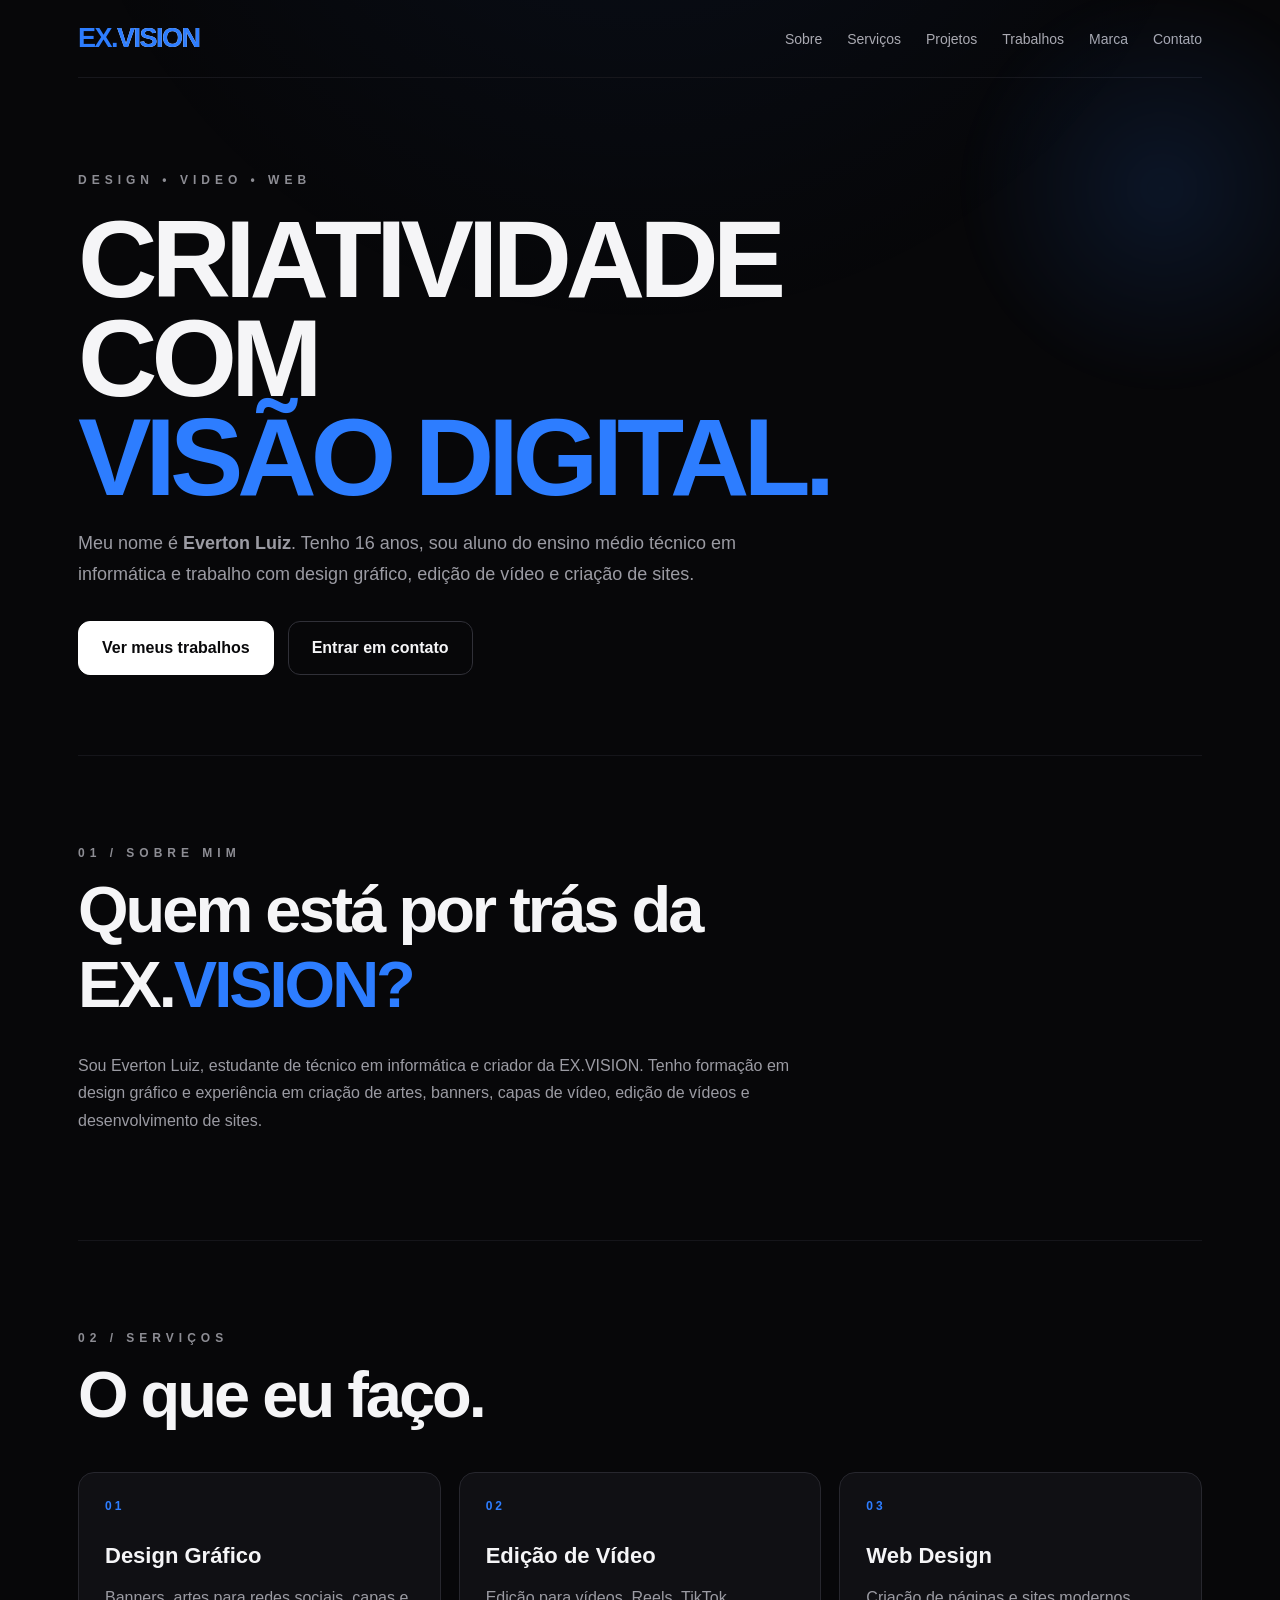
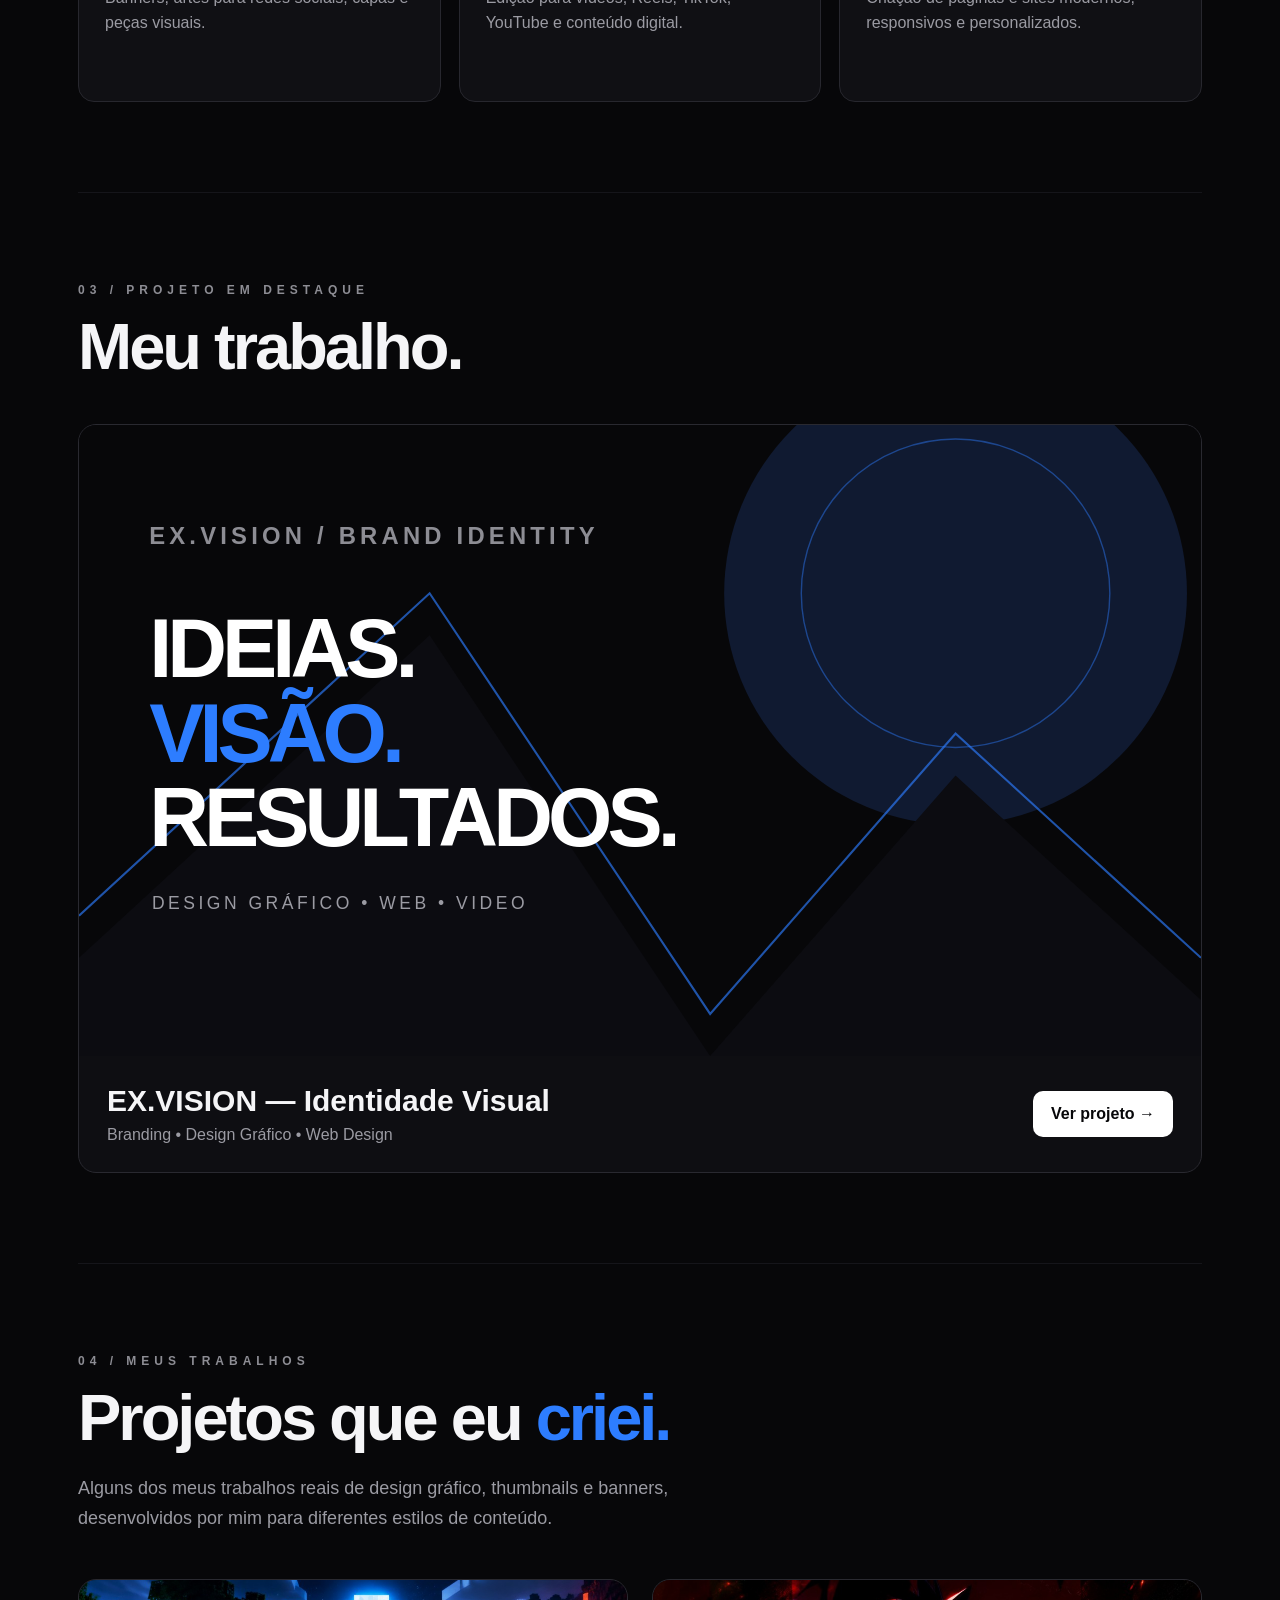
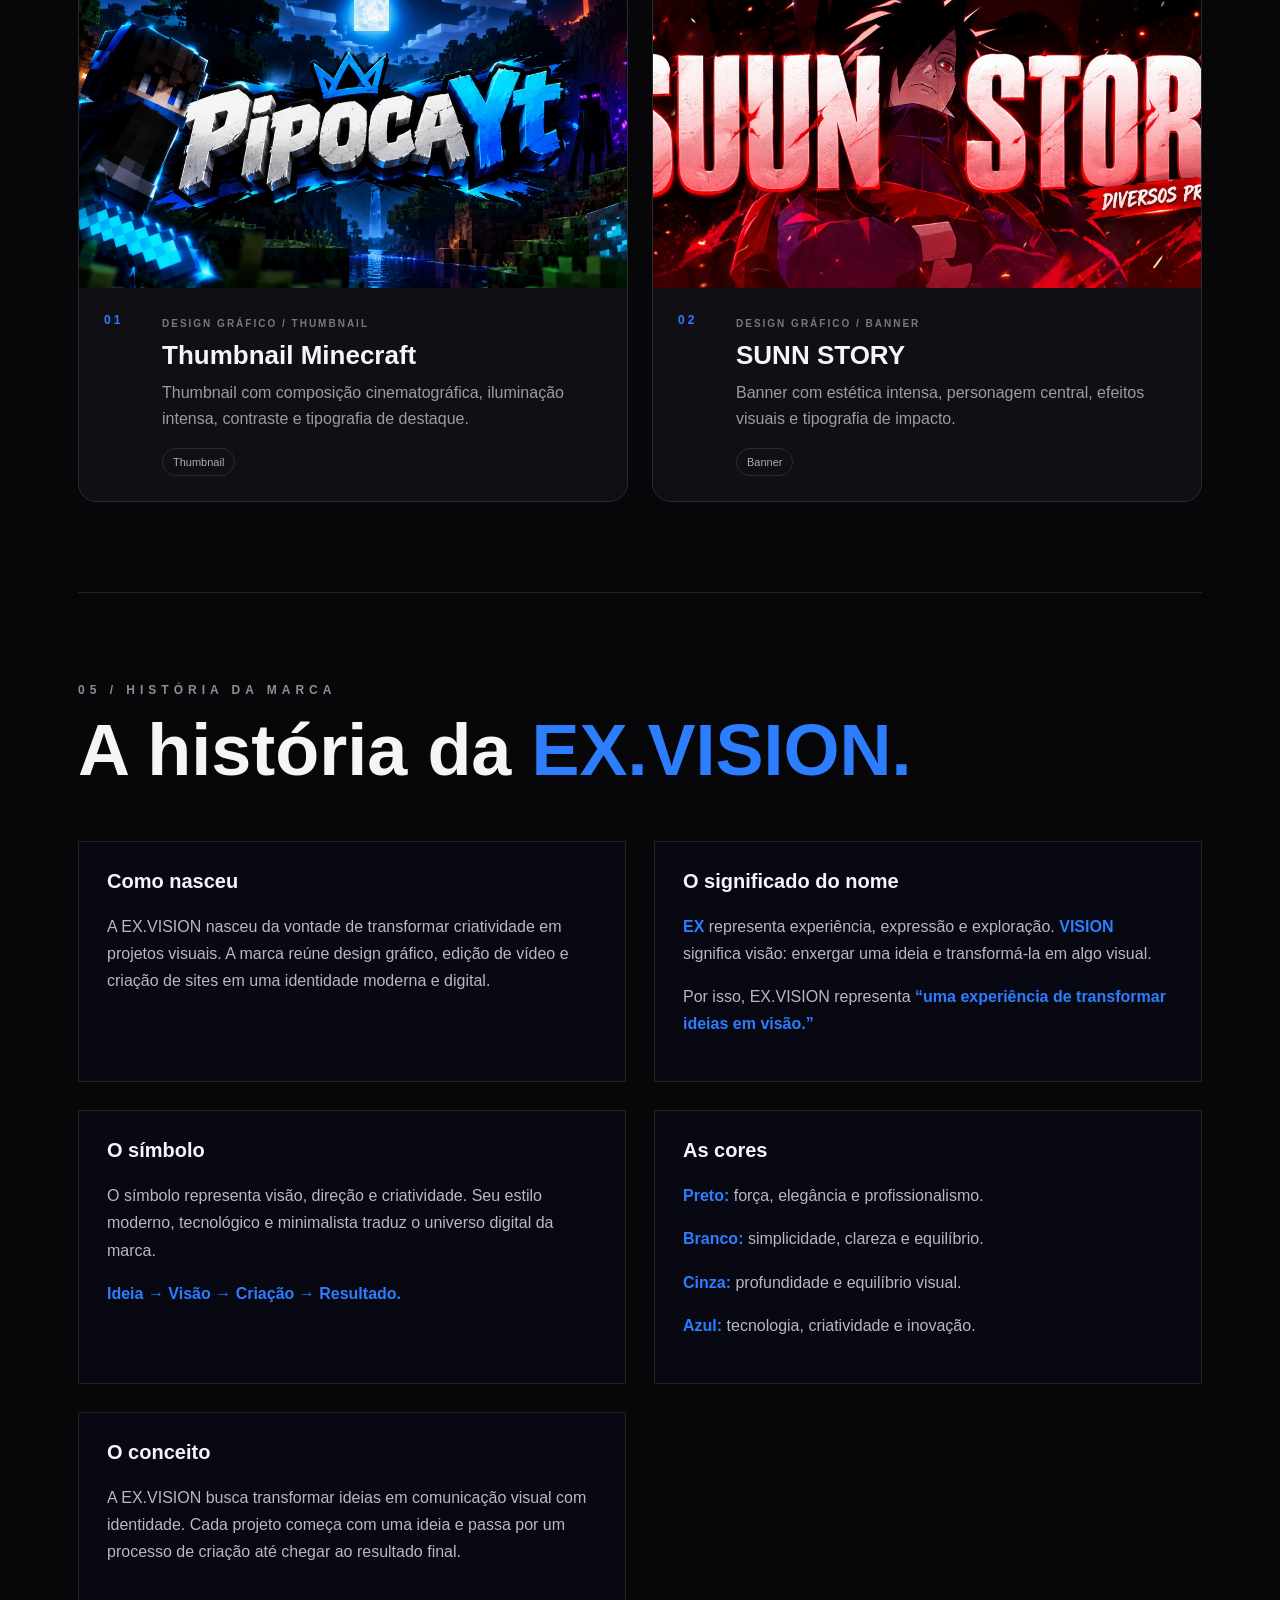
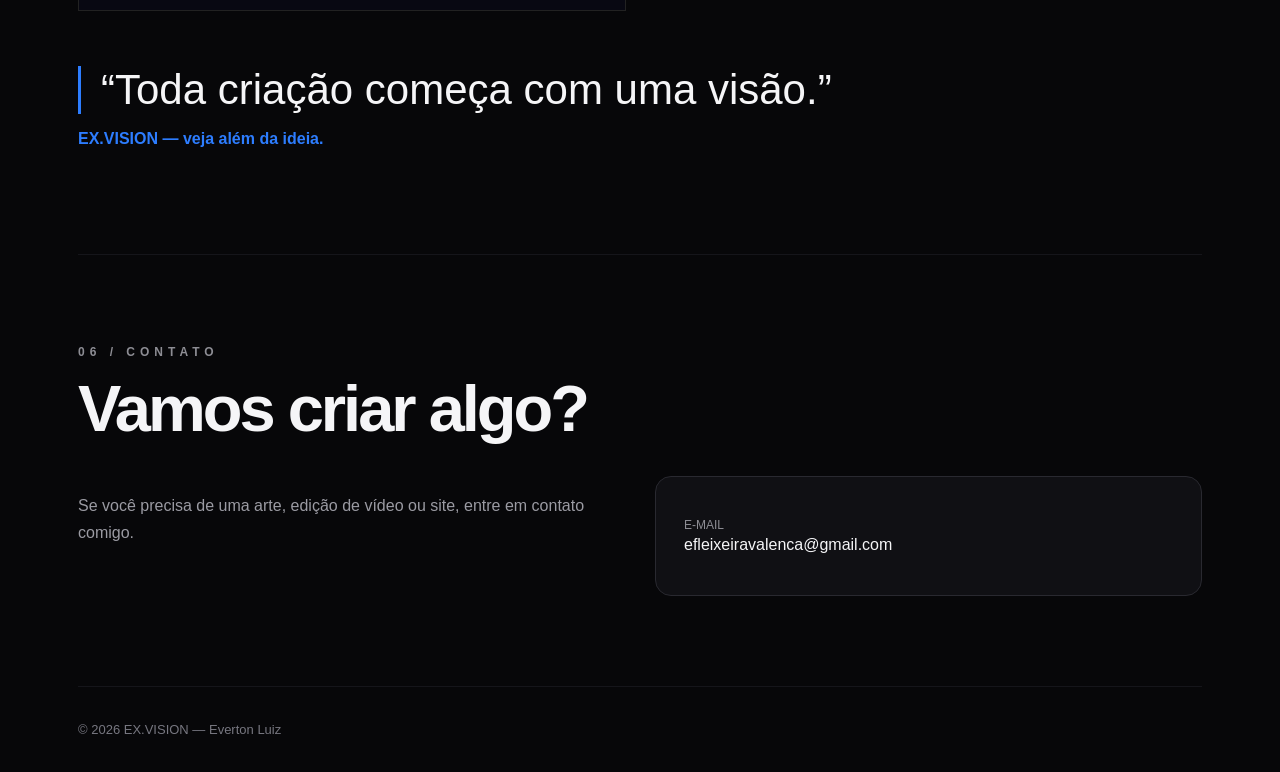
<file: index.html>
<!doctype html>
<html lang="pt-BR">
<head>
<meta charset="utf-8">
<meta name="viewport" content="width=device-width,initial-scale=1">
<title>EX.VISION — Everton Luiz</title>
<meta name="description" content="EX.VISION — Portfólio de Everton Luiz: design gráfico, edição de vídeo e criação de sites.">

<style>
*{box-sizing:border-box}
html{scroll-behavior:smooth}
body{margin:0;background:#070709;color:#f5f5f7;font-family:Arial,Helvetica,sans-serif}
a{color:inherit;text-decoration:none}
.wrap{max-width:1180px;margin:auto;padding:0 28px}

nav{height:78px;display:flex;align-items:center;justify-content:space-between;border-bottom:1px solid #17171c}
.logo{font-size:27px;font-weight:900;letter-spacing:-1.5px}
.logo span{color:#2d7dff}
.menu{display:flex;gap:25px;color:#aaaab2;font-size:14px}
.menu a:hover{color:#fff}

.hero{padding:95px 0 80px}
.eyebrow{color:#8d8d94;letter-spacing:5px;font-size:12px;font-weight:700}
.hero h1{font-size:clamp(52px,9vw,110px);line-height:.9;letter-spacing:-6px;margin:22px 0;max-width:900px}
.blue{color:#2d7dff}
.hero p{color:#9b9ba3;max-width:680px;font-size:18px;line-height:1.7}
.buttons{display:flex;gap:14px;margin-top:32px;flex-wrap:wrap}
.btn{padding:17px 23px;border:1px solid #303038;border-radius:12px;font-weight:700}
.btn.primary{background:#fff;color:#09090b;border-color:#fff}

.section{padding:90px 0;border-top:1px solid #15151a}
.section h2{font-size:clamp(35px,6vw,65px);margin:12px 0 30px;letter-spacing:-3px}
.muted{color:#9b9ba3;line-height:1.7;max-width:750px}

.cards{display:grid;grid-template-columns:repeat(3,1fr);gap:18px;margin-top:40px}
.card{background:#101014;border:1px solid #27272e;border-radius:16px;padding:26px;min-height:230px}
.card h3{font-size:22px;margin:30px 0 10px}
.card p{color:#9b9ba3;line-height:1.6}
.num{color:#2d7dff;font-size:12px;letter-spacing:3px;font-weight:700}

.project{margin-top:40px;border:1px solid #292930;border-radius:18px;overflow:hidden;background:#0e0e12}
.project img{width:100%;display:block}
.project-info{padding:28px;display:flex;align-items:center;justify-content:space-between;gap:20px}
.project-info h3{font-size:30px;margin:0 0 8px}
.project-info p{margin:0;color:#9b9ba3}
.project-link{white-space:nowrap;background:#fff;color:#070709;padding:14px 18px;border-radius:10px;font-weight:700}

/* ===== MEUS TRABALHOS ===== */
.portfolio-obras{padding:90px 0;border-top:1px solid #15151a}
.obras-heading{max-width:760px;margin-bottom:45px}
.obras-heading h2{font-size:clamp(35px,6vw,65px);margin:12px 0 18px;letter-spacing:-3px}
.obras-heading h2 span{color:#2d7dff}
.obras-heading p{color:#9b9ba3;line-height:1.7;max-width:700px;font-size:18px}
.obras-grid{display:grid;grid-template-columns:repeat(2,minmax(0,1fr));gap:24px}
.obra-card{background:#101014;border:1px solid #292930;border-radius:18px;overflow:hidden;transition:.25s}
.obra-card:hover{transform:translateY(-5px);border-color:#2d7dff}
.obra-image{aspect-ratio:16/9;background:#111116;overflow:hidden}
.obra-image img{width:100%;height:100%;display:block;object-fit:cover;transition:.35s}
.obra-card:hover .obra-image img{transform:scale(1.025)}
.obra-info{display:grid;grid-template-columns:42px 1fr;gap:16px;padding:25px}
.obra-number{color:#2d7dff;font-size:12px;letter-spacing:3px;font-weight:700}
.obra-category{color:#777780;font-size:10px;font-weight:700;letter-spacing:2px}
.obra-info h3{font-size:26px;margin:9px 0 9px}
.obra-info p{margin:0;color:#9b9ba3;line-height:1.6}
.obra-tag{display:inline-block;margin-top:16px;padding:7px 10px;border:1px solid #292930;border-radius:999px;color:#aaaab2;font-size:11px}

.contact{display:grid;grid-template-columns:1fr 1fr;gap:30px}
.contact-box{border:1px solid #292930;border-radius:16px;padding:28px;background:#101014}
.contact-box a{display:block;padding:13px 0;border-bottom:1px solid #24242a}
.contact-box a:last-child{border:0}
.contact-box span{color:#8d8d94;font-size:12px;display:block;margin-bottom:4px}

footer{padding:35px 0;color:#777780;font-size:13px;border-top:1px solid #15151a}

@media(max-width:760px){
  .menu{display:none}
  .cards,.contact,.obras-grid{grid-template-columns:1fr}
  .hero h1{letter-spacing:-3px}
  .project-info{display:block}
  .project-link{display:inline-block;margin-top:20px}
  .obras-heading p{font-size:16px}
}

  .brand-story{padding:90px 0;border-top:1px solid #222}
  .brand-story h2{font-size:clamp(36px,6vw,72px);margin:12px 0 50px}
  .brand-story h2 span,.brand-story strong{color:#2d7dff}
  .story-content{display:grid;grid-template-columns:repeat(2,minmax(0,1fr));gap:28px}
  .story-content>div{border:1px solid #222;padding:28px;background:#080812}
  .story-content h3{margin-top:0;font-size:20px}
  .story-content p{line-height:1.7;color:#b8b8c5}
  .brand-story blockquote{margin:55px 0 10px;padding-left:20px;border-left:3px solid #2d7dff;font-size:clamp(24px,4vw,42px)}
  .brand-signature{color:#2d7dff;font-weight:700}
  @media(max-width:700px){.story-content{grid-template-columns:1fr}}


/* ===== EX.VISION — ANIMATION PACK ===== */
:root{--blue:#2d7dff;--blue-soft:rgba(45,125,255,.18);--line:#292930}
body{overflow-x:hidden}
body:before{content:"";position:fixed;inset:-30%;pointer-events:none;background:radial-gradient(circle at 50% 0%,rgba(45,125,255,.075),transparent 34%);z-index:-2;animation:ambient 10s ease-in-out infinite alternate}
@keyframes ambient{from{transform:translate3d(-2%,0,0) scale(1)}to{transform:translate3d(2%,2%,0) scale(1.05)}}
.logo-animated{position:relative;display:inline-flex;align-items:center;gap:0;isolation:isolate;animation:logoFloat 4s ease-in-out infinite}
.logo-animated:after{content:"";position:absolute;left:-8px;right:-8px;bottom:-5px;height:1px;background:linear-gradient(90deg,transparent,var(--blue),transparent);transform:scaleX(.25);opacity:0;transition:.35s}
.logo-animated:hover:after{transform:scaleX(1);opacity:1}
.logo-mark{display:inline-block;animation:logoMark 2.8s ease-in-out infinite}
.logo-dot{color:var(--blue);display:inline-block;text-shadow:0 0 0 rgba(45,125,255,0);animation:logoDot 2.8s ease-in-out infinite}
.logo-name{display:inline-block;background:linear-gradient(90deg,#fff 0%,#fff 42%,#75aaff 50%,#fff 58%,#fff 100%);background-size:240% 100%;-webkit-background-clip:text;background-clip:text;color:transparent;animation:logoShine 4.5s linear infinite}
@keyframes logoFloat{0%,100%{transform:translateY(0)}50%{transform:translateY(-2px)}}
@keyframes logoMark{0%,100%{transform:translateX(0)}50%{transform:translateX(1px)}}
@keyframes logoDot{0%,100%{transform:scale(1);text-shadow:0 0 0 rgba(45,125,255,0)}50%{transform:scale(1.35);text-shadow:0 0 16px rgba(45,125,255,.8)}}
@keyframes logoShine{0%{background-position:200% 0}55%,100%{background-position:-40% 0}}
.hero{position:relative}
.hero:after{content:"";position:absolute;width:420px;height:420px;right:-170px;top:-100px;border-radius:50%;background:radial-gradient(circle,rgba(45,125,255,.12),transparent 68%);filter:blur(8px);pointer-events:none;animation:heroOrb 7s ease-in-out infinite alternate}
@keyframes heroOrb{from{transform:translate(0,0) scale(.9);opacity:.45}to{transform:translate(-35px,25px) scale(1.12);opacity:.9}}
.hero-title{animation:titleIn .9s cubic-bezier(.16,1,.3,1) both}
.hero-title .title-glow{display:inline-block;animation:titleGlow 3s ease-in-out 1s infinite}
@keyframes titleIn{from{opacity:0;transform:translateY(30px);filter:blur(8px)}to{opacity:1;transform:none;filter:none}}
@keyframes titleGlow{0%,100%{text-shadow:0 0 0 rgba(45,125,255,0)}50%{text-shadow:0 0 30px rgba(45,125,255,.3)}}
.btn,.project-link{position:relative;overflow:hidden;transition:transform .25s ease,box-shadow .25s ease,border-color .25s ease}
.btn:before,.project-link:before{content:"";position:absolute;inset:0;background:linear-gradient(110deg,transparent 25%,rgba(255,255,255,.55) 50%,transparent 75%);transform:translateX(-120%);transition:transform .65s ease}
.btn:hover:before,.project-link:hover:before{transform:translateX(120%)}
.btn:hover,.project-link:hover{transform:translateY(-3px);box-shadow:0 10px 30px rgba(45,125,255,.15)}
.btn.primary:hover{box-shadow:0 10px 34px rgba(45,125,255,.28)}
.ripple-dot{position:absolute;border-radius:50%;background:rgba(45,125,255,.35);transform:scale(0);animation:ripple .65s ease-out;pointer-events:none}
@keyframes ripple{to{transform:scale(7);opacity:0}}
.reveal{opacity:0;transform:translateY(34px);filter:blur(3px);transition:opacity .8s ease,transform .8s cubic-bezier(.16,1,.3,1),filter .8s ease}
.reveal.is-visible{opacity:1;transform:none;filter:none}
.stagger>*{opacity:0;transform:translateY(24px);transition:opacity .65s ease,transform .65s cubic-bezier(.16,1,.3,1)}
.is-visible .stagger>*{opacity:1;transform:none}
.is-visible .stagger>*:nth-child(2){transition-delay:.1s}.is-visible .stagger>*:nth-child(3){transition-delay:.2s}.is-visible .stagger>*:nth-child(4){transition-delay:.3s}.is-visible .stagger>*:nth-child(5){transition-delay:.4s}
.card,.obra-card,.story-content>div,.project{transition:transform .3s ease,border-color .3s ease,box-shadow .3s ease,background .3s ease}
.card:hover,.story-content>div:hover{transform:translateY(-8px);border-color:rgba(45,125,255,.55);box-shadow:0 16px 45px rgba(0,0,0,.25),0 0 25px rgba(45,125,255,.06)}
.interactive-card{transform-style:preserve-3d}
.interactive-card:hover{box-shadow:0 20px 55px rgba(0,0,0,.3),0 0 35px rgba(45,125,255,.08)}
.obra-card:hover .obra-image:after{opacity:1}
.obra-image{position:relative}
.obra-image:after{content:"VER TRABALHO";position:absolute;inset:auto 18px 18px auto;padding:8px 11px;border:1px solid rgba(255,255,255,.2);border-radius:999px;background:rgba(7,7,9,.72);backdrop-filter:blur(8px);color:#fff;font-size:10px;font-weight:800;letter-spacing:2px;opacity:0;transform:translateY(8px);transition:.3s}
.obra-card:hover .obra-image:after{transform:none}
.cursor-glow{position:fixed;left:0;top:0;width:260px;height:260px;border-radius:50%;pointer-events:none;background:radial-gradient(circle,rgba(45,125,255,.13),transparent 65%);filter:blur(3px);transform:translate(-50%,-50%);z-index:9999;mix-blend-mode:screen;opacity:0;transition:opacity .3s}
body.cursor-active .cursor-glow{opacity:1}
@media(max-width:760px){.hero:after{right:-260px}.cursor-glow{display:none}.card:hover,.story-content>div:hover{transform:translateY(-4px)}.obra-image:after{display:none}}
@media(prefers-reduced-motion:reduce){*,*:before,*:after{animation-duration:.01ms!important;animation-iteration-count:1!important;scroll-behavior:auto!important;transition-duration:.01ms!important}.reveal,.stagger>*{opacity:1!important;transform:none!important;filter:none!important}.cursor-glow{display:none}}

</style>
</head>

<body>
<div class="wrap">

<nav>
  <a class="logo logo-animated" href="#" aria-label="EX.VISION"><span class="logo-mark">EX</span><span class="logo-dot">.</span><span class="logo-name">VISION</span></a>
  <div class="menu">
    <a href="#sobre">Sobre</a>
    <a href="#servicos">Serviços</a>
    <a href="#projetos">Projetos</a>
    <a href="#trabalhos">Trabalhos</a>
    <a href="#sobre-a-marca">Marca</a>
      <a href="#contato">Contato</a>
  </div>
</nav>

<header class="hero">
  <div class="eyebrow">DESIGN • VIDEO • WEB</div>
  <h1 class="hero-title">CRIATIVIDADE COM<br><span class="blue title-glow">VISÃO DIGITAL.</span></h1>
  <p>Meu nome é <strong>Everton Luiz</strong>. Tenho 16 anos, sou aluno do ensino médio técnico em informática e trabalho com design gráfico, edição de vídeo e criação de sites.</p>
  <div class="buttons">
    <a class="btn primary magnetic ripple" href="#trabalhos">Ver meus trabalhos</a>
    <a class="btn magnetic ripple" href="#contato">Entrar em contato</a>
  </div>
</header>

<section class="section reveal" id="sobre">
  <div class="eyebrow">01 / SOBRE MIM</div>
  <h2>Quem está por trás da<br>EX.<span class="blue">VISION?</span></h2>
  <p class="muted">Sou Everton Luiz, estudante de técnico em informática e criador da EX.VISION. Tenho formação em design gráfico e experiência em criação de artes, banners, capas de vídeo, edição de vídeos e desenvolvimento de sites.</p>
</section>

<section class="section reveal" id="servicos">
  <div class="eyebrow">02 / SERVIÇOS</div>
  <h2>O que eu faço.</h2>
  <div class="cards stagger">
    <div class="card"><div class="num">01</div><h3>Design Gráfico</h3><p>Banners, artes para redes sociais, capas e peças visuais.</p></div>
    <div class="card"><div class="num">02</div><h3>Edição de Vídeo</h3><p>Edição para vídeos, Reels, TikTok, YouTube e conteúdo digital.</p></div>
    <div class="card"><div class="num">03</div><h3>Web Design</h3><p>Criação de páginas e sites modernos, responsivos e personalizados.</p></div>
  </div>
</section>

<section class="section reveal" id="projetos">
  <div class="eyebrow">03 / PROJETO EM DESTAQUE</div>
  <h2>Meu trabalho.</h2>
  <div class="project interactive-card">
    <img src="banner-exvision.svg" alt="Identidade visual EX.VISION">
    <div class="project-info">
      <div>
        <h3>EX.VISION — Identidade Visual</h3>
        <p>Branding • Design Gráfico • Web Design</p>
      </div>
      <a class="project-link magnetic ripple" href="case-study.html">Ver projeto →</a>
    </div>
  </div>
</section>

<section class="portfolio-obras reveal" id="trabalhos">
  <div class="obras-heading">
    <div class="eyebrow">04 / MEUS TRABALHOS</div>
    <h2>Projetos que eu <span>criei.</span></h2>
    <p>Alguns dos meus trabalhos reais de design gráfico, thumbnails e banners, desenvolvidos por mim para diferentes estilos de conteúdo.</p>
  </div>

  <div class="obras-grid stagger">
    <article class="obra-card interactive-card">
      <div class="obra-image">
        <img src="thumbnail-minecraft.png" alt="Thumbnail de Minecraft criada por Everton Luiz" loading="lazy">
      </div>
      <div class="obra-info">
        <span class="obra-number">01</span>
        <div>
          <span class="obra-category">DESIGN GRÁFICO / THUMBNAIL</span>
          <h3>Thumbnail Minecraft</h3>
          <p>Thumbnail com composição cinematográfica, iluminação intensa, contraste e tipografia de destaque.</p>
          <span class="obra-tag">Thumbnail</span>
        </div>
      </div>
    </article>

    <article class="obra-card interactive-card">
      <div class="obra-image">
        <img src="banner-sunn-story.png" alt="Banner SUNN STORY criado por Everton Luiz" loading="lazy">
      </div>
      <div class="obra-info">
        <span class="obra-number">02</span>
        <div>
          <span class="obra-category">DESIGN GRÁFICO / BANNER</span>
          <h3>SUNN STORY</h3>
          <p>Banner com estética intensa, personagem central, efeitos visuais e tipografia de impacto.</p>
          <span class="obra-tag">Banner</span>
        </div>
      </div>
    </article>
  </div>
</section>


<section class="brand-story reveal" id="sobre-a-marca">
  <div class="eyebrow">05 / HISTÓRIA DA MARCA</div>
  <h2>A história da <span>EX.VISION.</span></h2>

  <div class="story-content stagger">
    <div>
      <h3>Como nasceu</h3>
      <p>A EX.VISION nasceu da vontade de transformar criatividade em projetos visuais. A marca reúne design gráfico, edição de vídeo e criação de sites em uma identidade moderna e digital.</p>
    </div>

    <div>
      <h3>O significado do nome</h3>
      <p><strong>EX</strong> representa experiência, expressão e exploração. <strong>VISION</strong> significa visão: enxergar uma ideia e transformá-la em algo visual.</p>
      <p>Por isso, EX.VISION representa <strong>“uma experiência de transformar ideias em visão.”</strong></p>
    </div>

    <div>
      <h3>O símbolo</h3>
      <p>O símbolo representa visão, direção e criatividade. Seu estilo moderno, tecnológico e minimalista traduz o universo digital da marca.</p>
      <p><strong>Ideia → Visão → Criação → Resultado.</strong></p>
    </div>

    <div>
      <h3>As cores</h3>
      <p><strong>Preto:</strong> força, elegância e profissionalismo.</p>
      <p><strong>Branco:</strong> simplicidade, clareza e equilíbrio.</p>
      <p><strong>Cinza:</strong> profundidade e equilíbrio visual.</p>
      <p><strong>Azul:</strong> tecnologia, criatividade e inovação.</p>
    </div>

    <div>
      <h3>O conceito</h3>
      <p>A EX.VISION busca transformar ideias em comunicação visual com identidade. Cada projeto começa com uma ideia e passa por um processo de criação até chegar ao resultado final.</p>
    </div>
  </div>

  <blockquote>“Toda criação começa com uma visão.”</blockquote>
  <p class="brand-signature">EX.VISION — veja além da ideia.</p>
</section>

<section class="section reveal" id="contato">
  <div class="eyebrow">06 / CONTATO</div>
  <h2>Vamos criar algo?</h2>
  <div class="contact">
    <div>
      <p class="muted">Se você precisa de uma arte, edição de vídeo ou site, entre em contato comigo.</p>
    </div>
    <div class="contact-box">
      <a href="mailto:efleixeiravalenca@gmail.com"><span>E-MAIL</span>efleixeiravalenca@gmail.com</a>
    </div>
  </div>
</section>

<footer class="reveal">© 2026 EX.VISION — Everton Luiz</footer>
<div class="cursor-glow" aria-hidden="true"></div>
</div>

<script>
(() => {
  const reduceMotion = window.matchMedia('(prefers-reduced-motion: reduce)').matches;

  // Reveal sections as they enter the viewport.
  const reveals = document.querySelectorAll('.reveal');
  if (!reduceMotion && 'IntersectionObserver' in window) {
    const observer = new IntersectionObserver((entries, obs) => {
      entries.forEach(entry => {
        if (entry.isIntersecting) {
          entry.target.classList.add('is-visible');
          obs.unobserve(entry.target);
        }
      });
    }, {threshold:.14, rootMargin:'0px 0px -45px 0px'});
    reveals.forEach(el => observer.observe(el));
  } else {
    reveals.forEach(el => el.classList.add('is-visible'));
  }

  // Button / link ripple effect.
  document.querySelectorAll('.ripple').forEach(button => {
    button.addEventListener('click', e => {
      const rect = button.getBoundingClientRect();
      const dot = document.createElement('span');
      dot.className = 'ripple-dot';
      const size = Math.max(rect.width, rect.height) * .22;
      dot.style.width = dot.style.height = size + 'px';
      dot.style.left = (e.clientX - rect.left - size/2) + 'px';
      dot.style.top = (e.clientY - rect.top - size/2) + 'px';
      button.appendChild(dot);
      setTimeout(() => dot.remove(), 700);
    });
  });

  // Subtle magnetic movement on desktop buttons.
  if (!reduceMotion && window.matchMedia('(pointer:fine)').matches) {
    document.querySelectorAll('.magnetic').forEach(el => {
      el.addEventListener('mousemove', e => {
        const r = el.getBoundingClientRect();
        const x = (e.clientX - (r.left + r.width/2)) / r.width * 10;
        const y = (e.clientY - (r.top + r.height/2)) / r.height * 10;
        el.style.transform = `translate(${x}px, ${y}px) translateY(-3px)`;
      });
      el.addEventListener('mouseleave', () => el.style.transform = '');
    });
  }

  // Soft blue cursor glow on desktop.
  const glow = document.querySelector('.cursor-glow');
  if (!reduceMotion && glow && window.matchMedia('(pointer:fine)').matches) {
    let tx = innerWidth/2, ty = innerHeight/2, x = tx, y = ty;
    window.addEventListener('pointermove', e => { tx=e.clientX; ty=e.clientY; document.body.classList.add('cursor-active'); }, {passive:true});
    const loop = () => {
      x += (tx-x)*.12; y += (ty-y)*.12;
      glow.style.left = x+'px'; glow.style.top = y+'px';
      requestAnimationFrame(loop);
    };
    loop();
    document.addEventListener('mouseleave', () => document.body.classList.remove('cursor-active'));
  }

  // Gentle 3D tilt for portfolio/project cards.
  if (!reduceMotion && window.matchMedia('(pointer:fine)').matches) {
    document.querySelectorAll('.interactive-card').forEach(card => {
      card.addEventListener('mousemove', e => {
        const r = card.getBoundingClientRect();
        const rx = ((e.clientY-r.top)/r.height-.5)*-4;
        const ry = ((e.clientX-r.left)/r.width-.5)*5;
        card.style.transform = `perspective(900px) rotateX(${rx}deg) rotateY(${ry}deg) translateY(-5px)`;
      });
      card.addEventListener('mouseleave', () => card.style.transform = '');
    });
  }
})();
</script>

</body>
</html>
</file>
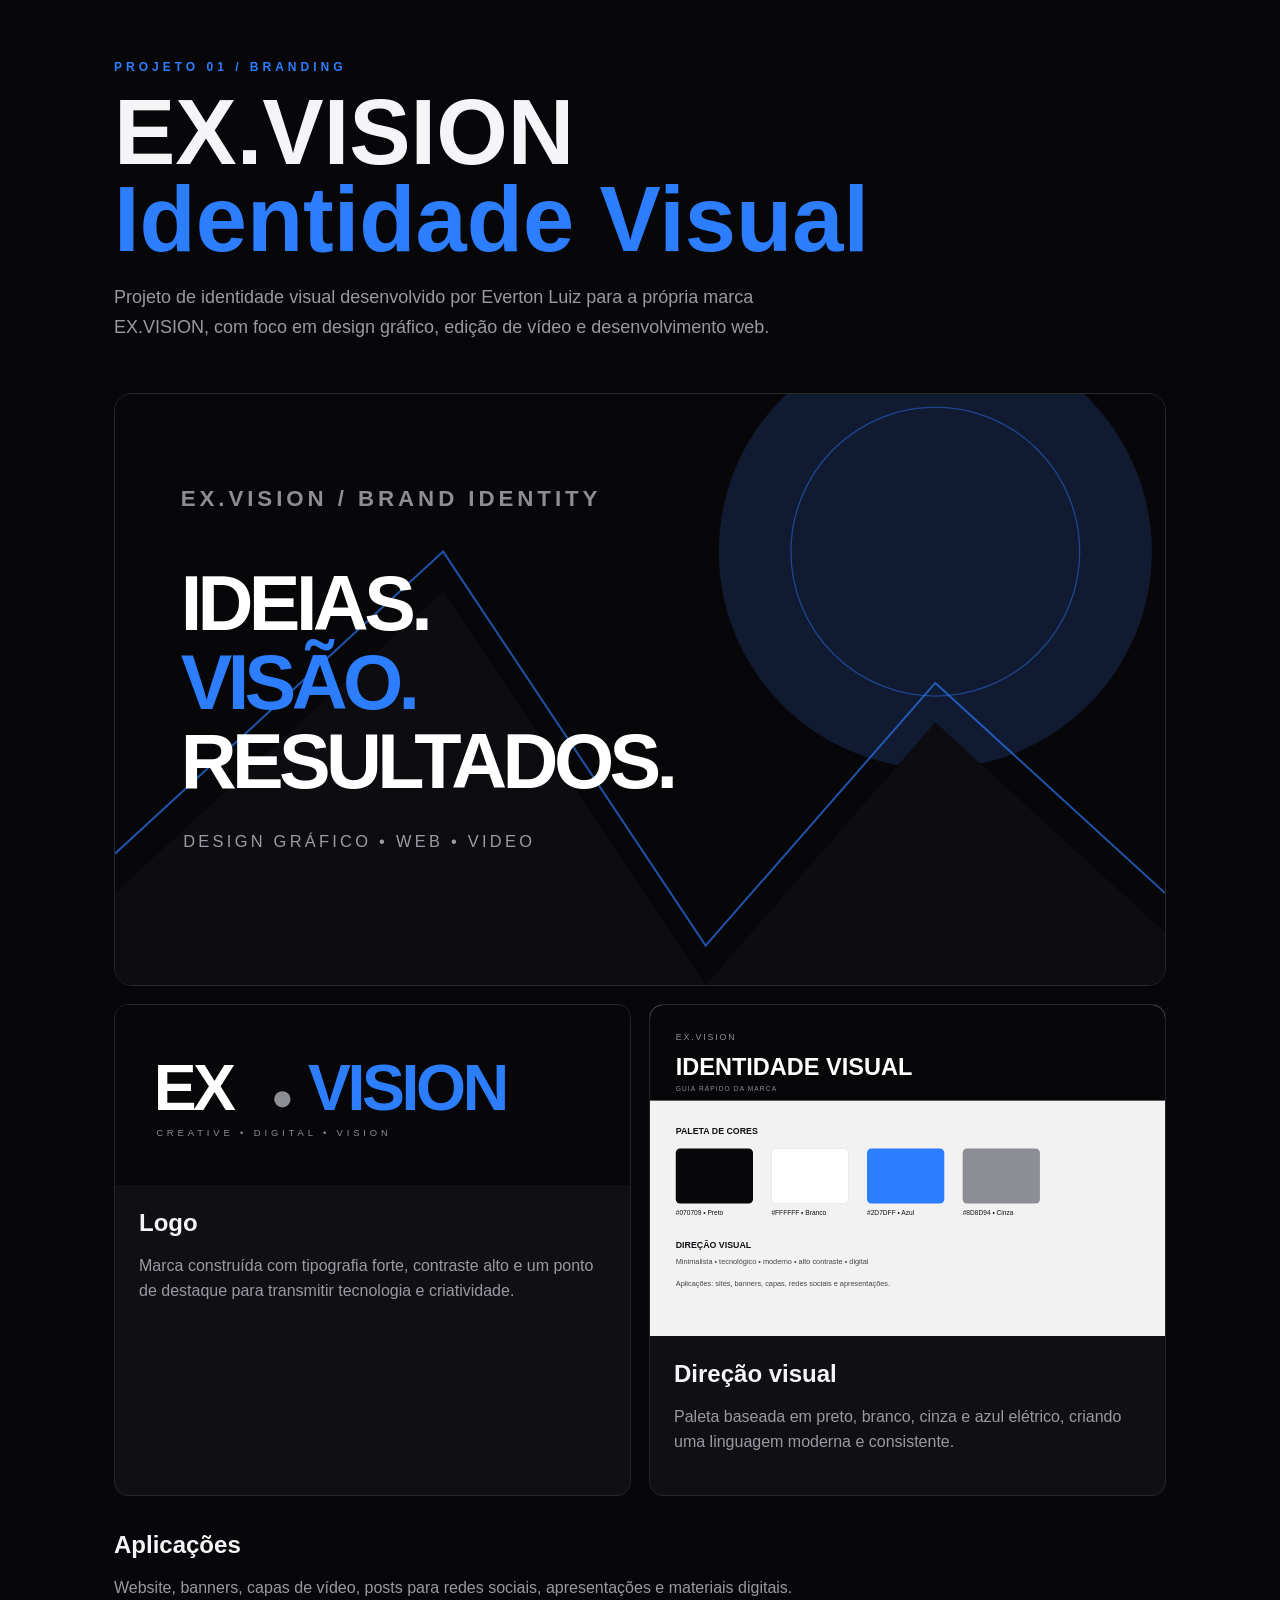
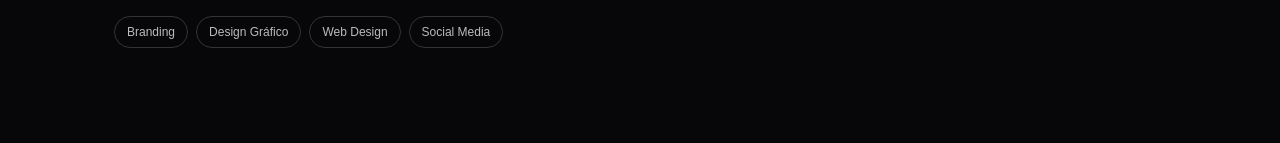
<file: case-study.html>
<!doctype html>
<html lang="pt-BR">
<head>
<meta charset="utf-8"><meta name="viewport" content="width=device-width,initial-scale=1">
<title>EX.VISION — Identidade Visual</title>
<style>
*{box-sizing:border-box}body{margin:0;background:#070709;color:#f5f5f7;font-family:Arial,Helvetica,sans-serif}
main{max-width:1100px;margin:auto;padding:60px 24px}.tag{color:#2d7dff;letter-spacing:4px;font-size:12px;font-weight:700}
h1{font-size:clamp(44px,8vw,92px);line-height:.95;margin:15px 0}.lead{color:#9999a2;max-width:700px;font-size:18px;line-height:1.7}
.hero{margin-top:50px;border:1px solid #27272e;border-radius:18px;overflow:hidden}.hero img{width:100%;display:block}
.grid{display:grid;grid-template-columns:1fr 1fr;gap:18px;margin-top:18px}.card{background:#101014;border:1px solid #24242b;border-radius:14px;overflow:hidden}.card img{width:100%;display:block}.text{padding:24px}.text h2{margin:0 0 8px}.text p{color:#9999a2;line-height:1.6}
.chips{display:flex;gap:8px;flex-wrap:wrap}.chip{border:1px solid #33333a;padding:8px 12px;border-radius:999px;font-size:12px;color:#bbb}
@media(max-width:700px){.grid{grid-template-columns:1fr}}
</style></head>
<body><main>
<div class="tag">PROJETO 01 / BRANDING</div>
<h1>EX.VISION<br><span style="color:#2d7dff">Identidade Visual</span></h1>
<p class="lead">Projeto de identidade visual desenvolvido por Everton Luiz para a própria marca EX.VISION, com foco em design gráfico, edição de vídeo e desenvolvimento web.</p>
<div class="hero"><img src="banner-exvision.svg" alt="Banner EX.VISION"></div>
<div class="grid">
<div class="card"><img src="logo-exvision.svg" alt="Logo EX.VISION"><div class="text"><h2>Logo</h2><p>Marca construída com tipografia forte, contraste alto e um ponto de destaque para transmitir tecnologia e criatividade.</p></div></div>
<div class="card"><img src="guia-marca.svg" alt="Guia visual"><div class="text"><h2>Direção visual</h2><p>Paleta baseada em preto, branco, cinza e azul elétrico, criando uma linguagem moderna e consistente.</p></div></div>
</div>
<div class="text" style="padding:35px 0"><h2>Aplicações</h2><p>Website, banners, capas de vídeo, posts para redes sociais, apresentações e materiais digitais.</p>
<div class="chips"><span class="chip">Branding</span><span class="chip">Design Gráfico</span><span class="chip">Web Design</span><span class="chip">Social Media</span></div></div>
</main></body></html>
</file>
